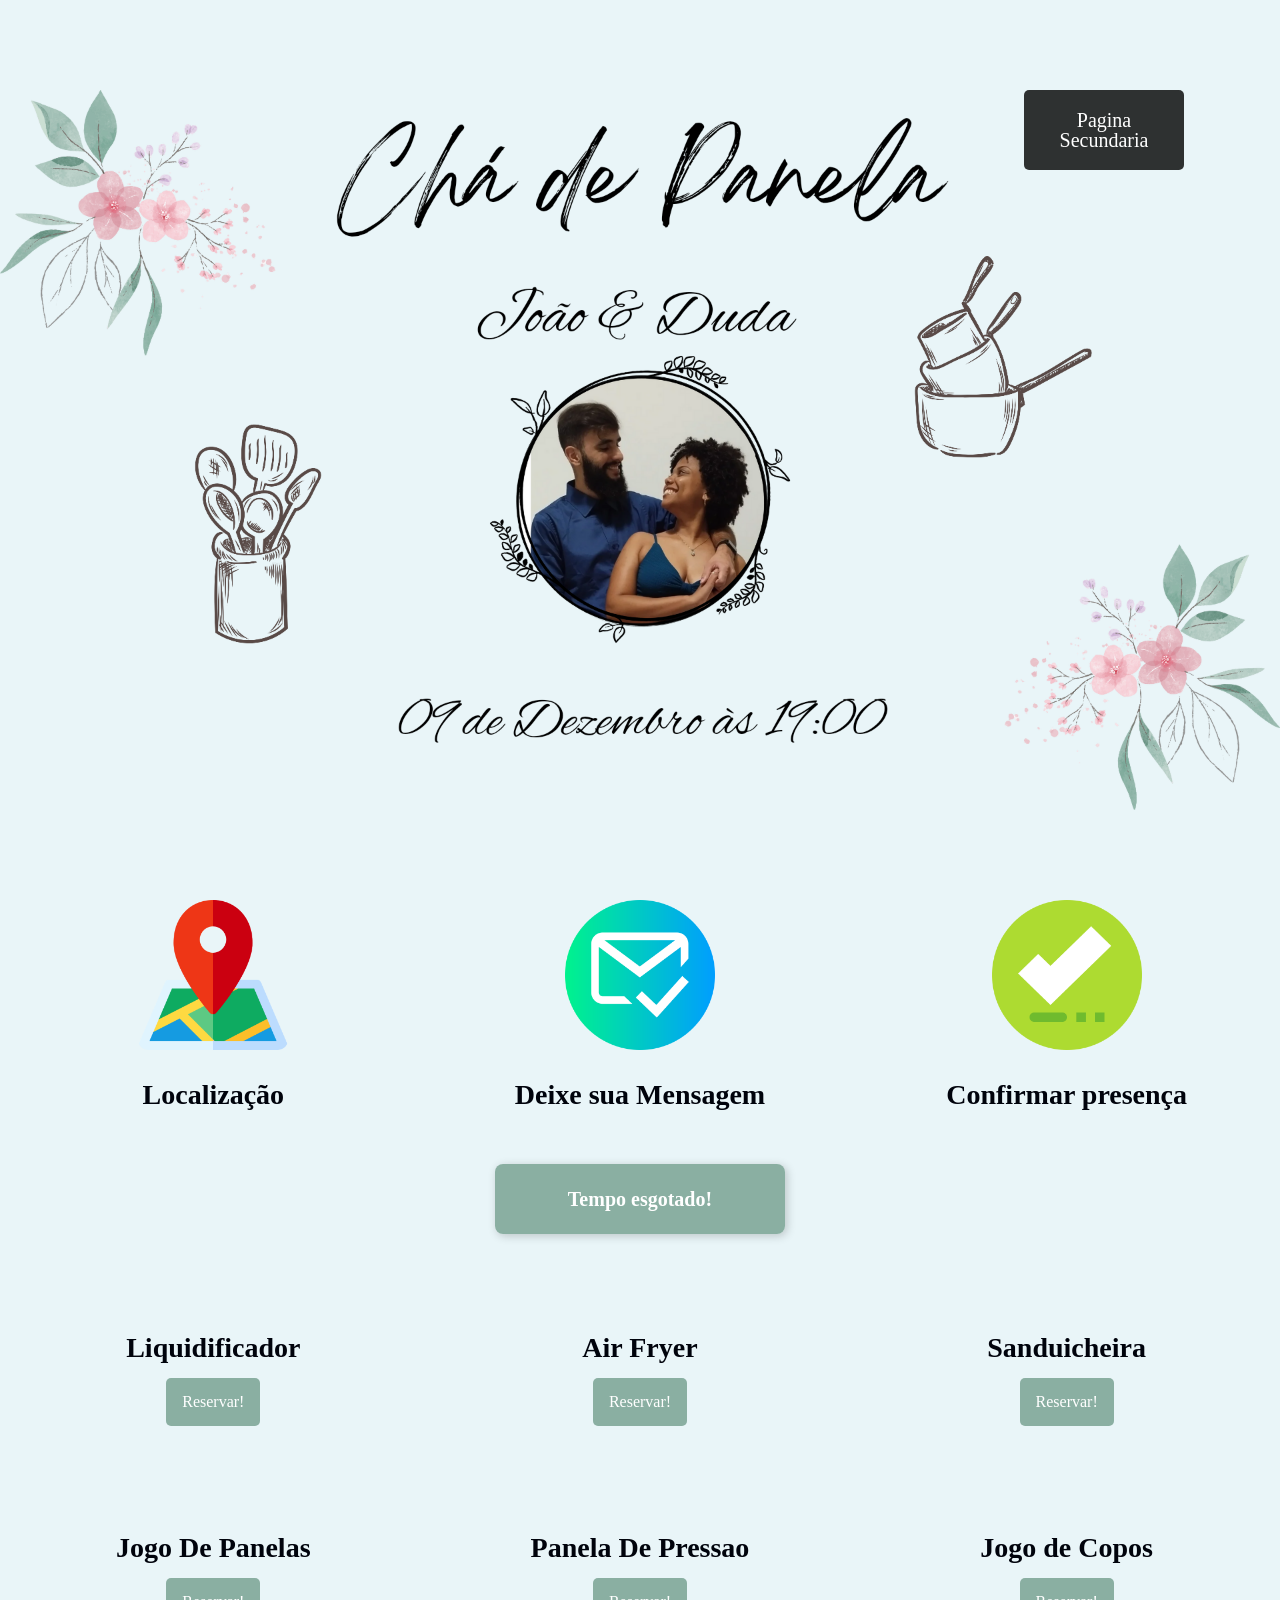
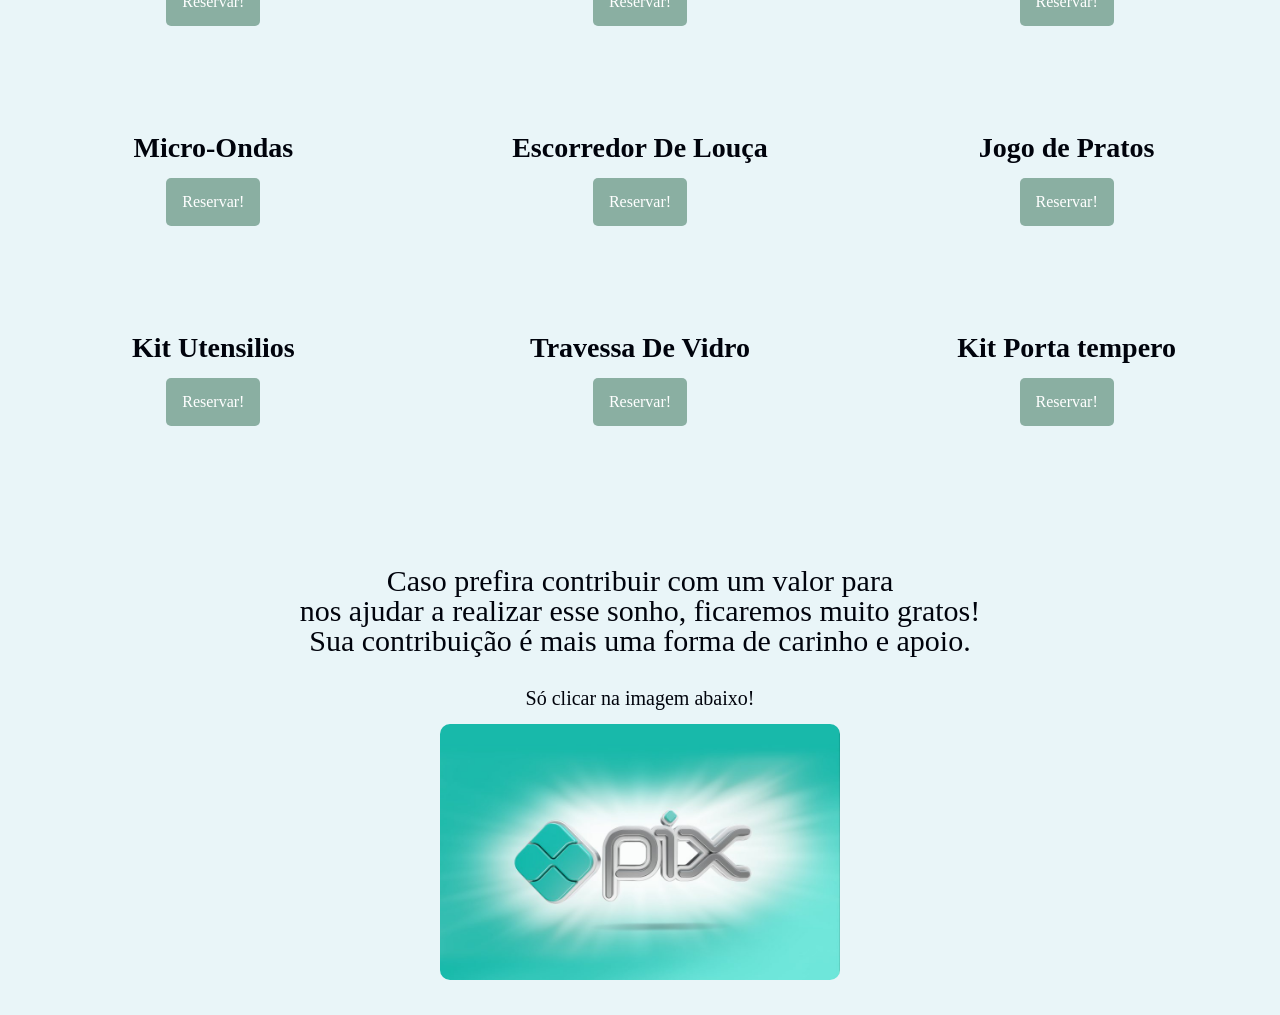
<file: index.html>
<!DOCTYPE html>
<html>

<head>
    <title>Joao & Duda - Lista</title>
    <meta charset="UTF-8">
    <meta name="viewport" content="width=device-width, initial-scale=1">
    <link rel="stylesheet" href="css/index.css">
    <link rel="stylesheet" href="css/reset.css">
    <link rel="preconnect" href="https://fonts.googleapis.com">
    <link rel="preconnect" href="https://fonts.gstatic.com" crossorigin>
    <link href="https://fonts.googleapis.com/css2?family=Inter:wght@400;700&display=swap" rel="stylesheet">
    <script src="js/contador.js"></script>
</head>

<body>
    <!--
    <section class="container_links">
        <a target="_blank" href="https://maps.app.goo.gl/PjCHYqWU3B3oJsFK9" class="links">Localização</a>
        <a href="" class="links">Confirmar sua Presença</a>
        <a href="mensagem.html" class="links">Deixe sua Mensagem</a>
    </section>-->
    <section class="container_principal">
      <a href="teste.html" class="container__botaoLogin">Pagina Secundaria</a>
        <!-- <a href="cadastro.html" class="container__botaoCadastro">Cadastrar - se</a> -->
    </section>

    <section class="icones_grid">
            
            <div class="icones_grid3">
            <a href="https://maps.app.goo.gl/PjCHYqWU3B3oJsFK9" target="_blank"><img src="img/mapa.png" alt="Localizacao" class="icone_imagem"></a>
            <h1 class="icones_imagem icones_grid2 icones_principal">Localização</h1>
            </div>
            <div class="icones_grid3">
            <a href="mensagem.html" target="_blank"><img src="img/mensagem-recebida.png" alt="Mensagem" class="icone_imagem"></a>
            <h1 class="icones_imagem icones_grid2 icones_principal">Deixe sua Mensagem</h1>
            </div>
            <div class="icones_grid3">
            <a href="mensagem.html" target="_blank"><img src="img/verifica.png" alt="Localizacao" class="icone_imagem"></a>
            <h1 class="icones_imagem icones_grid2 icones_principal">Confirmar presença</h1>
            </div>
    </section>
    <br><br>
    <p class="contador" id="contador">Carregando....</p>
    
    <section class="container__secundario">
        <div class="tamanho__grid">
            <!-- <a href="https://www.mercadolivre.com.br/liquidificador-ph900-com-12-velocidades-e-pulsar-potncia-de-1200w-cor-preto-philco-127v/p/MLB15578941?attributes=COLOR:Preto" 
                target="_blank"><img src="img/liquidficador.png" alt="Um monitor e um celular com o alura plus aberto"
                    class="secundario__imagem imagem"></a>
            <h2 class="descricao__texto"> -->
                <a target="_blank" class="descricao__texto">Liquidificador</a></h2> 
          <!--  <p class="container__aviso2">*Clique acima para visitar o site sugerido.</p> -->
            <br>
            <a target="_blank" href="https://wa.me/5534996920066/?text=Ol%C3%A1,%20Gostaria%20de%20reservar%20esse%20presente%20-%20Liquidificador."
                class="container__botao secundario__botao">Reservar!</a>
        </div>
        <div class="tamanho__grid">
          <!--  <a href="https://www.mercadolivre.com.br/fritadeira-sem-oleo-air-fryer-4l-mondial-preto-1500w-afn-40-bft/p/MLB22530387?attributes=VOLTAGE:127V,COLOR:Preto"
                target="_blank">
                <img src="img/airfryer.png" alt="Um monitor e um celular com o alura plus aberto"
                    class="secundario__imagem imagem"></a>
            <h2 class="descricao__texto"> --> 
                <a target="_blank" class="descricao__texto">Air Fryer</a></h2>
           <!-- <p class="container__aviso2">*Clique acima para visitar o site sugerido.</p> -->
            <br>
            <a target="_blank" href="https://wa.me/5534996920066/?text=Ol%C3%A1,%20Gostaria%20de%20reservar%20esse%20presente%20(Air%20Fryer)."
                class="container__botao secundario__botao">Reservar!</a>
        </div>
        <div class="tamanho__grid">
           <!-- <a href="https://www.mercadolivre.com.br/misteira-sanduicheira-multilaser-gourmet-mini-grill-tostequeira-chapa-dupla-750w-220v-preto/p/MLB22504014?attributes=VOLTAGE:220V,COLOR:Preto"
                target="_blank"><img src="img/sandui.png" alt="Um monitor e um celular com o alura plus aberto"
                    class="secundario__imagem imagem"></a>
            <h2 class="descricao__texto">  -->
                <a target="_blank" class="descricao__texto">Sanduicheira</a></h2>
           <!-- <p class="container__aviso2">*Clique acima para visitar o site sugerido.</p> -->
            <br>
            <a target="_blank" href="https://wa.me/5534996920066/?text=Ol%C3%A1,%20Gostaria%20de%20reservar%20esse%20presente%20(Sanduicheira)."
                class="container__botao secundario__botao">Reservar!</a>

        </div>
        <!-- Segunda Linha-->
        <div class="tamanho__grid">
          <!--  <a target="_blank"
                href="https://produto.mercadolivre.com.br/MLB-5070539054-jogo-de-panelas-5-pecas-ceramic-life-botanika-verde-brinox-_JM"><img
                    src="img/panelas.png" alt="Um monitor e um celular com o alura plus aberto"
                    class="secundario__imagem imagem"></a>
            <h2 class="descricao__texto"> -->
                <a class="descricao__texto">Jogo De Panelas</a></h2>
           <!-- <p class="container__aviso2">*Clique acima para visitar o site sugerido.</p> -->
            <br>
            <a target="_blank" href="https://wa.me/5534996920066/?text=Ol%C3%A1,%20Gostaria%20de%20reservar%20esse%20presente%20(Jogo%20de%20Panelas)."
                class="container__botao secundario__botao">Reservar!</a>
        </div>
        <div class="tamanho__grid">
           <!-- <a target="_blank"
                href="https://www.mercadolivre.com.br/panela-de-pressao-antiaderente-45-l-fechamento-externo/p/MLB26741388"><img
                    src="img/panelapressao.png" alt="Placa de video" class="secundario__imagem imagem"></a>
            <h2 class="descricao__texto"> -->
                <a class="descricao__texto">Panela De Pressao</a></h2>
           <!-- <p class="container__aviso2">*Clique acima para visitar o site sugerido.</p> -->
            <br>
            <a target="_blank" href="https://wa.me/5534996920066/?text=Ol%C3%A1,%20Gostaria%20de%20reservar%20esse%20presente%20(Panela%20de%20Pressao)."
                class="container__botao secundario__botao">Reservar!</a>
        </div>
        <div class="tamanho__grid">
          <!--  <a href="https://www.mercadolivre.com.br/jogo-6-copos-altos-de-vidro-lapidado-laradore-dublin-390ml/p/MLB43761599"
                target="_blank"><img src="img/jogocopos2.png" alt="Um monitor e um celular com o alura plus aberto"
                    class="secundario__imagem imagem"></a>
            <h2 class="descricao__texto"> -->
                <a class="descricao__texto">Jogo de Copos</a></h2>
           <!-- <p class="container__aviso2">*Clique acima para visitar o site sugerido.</p> -->
            <br>
            <a target="_blank" href="https://wa.me/5534996920066/?text=Ol%C3%A1,%20Gostaria%20de%20reservar%20esse%20presente%20(Jogo%20de%20Copos)."
                class="container__botao secundario__botao">Reservar!</a>
        </div>

        <div class="tamanho__grid">
            <!-- <a href="https://m.magazineluiza.com.br/micro-ondas-25l-philco-funcao-tira-odor-1100w-pm27/p/jb9f4kh469/ed/mond/?partner_id=64853&utm_source=pdp_desk&utm_medium=share"
                target="_blank"><img src="img/microondas.png" alt="Um monitor e um celular com o alura plus aberto"
                    class="secundario__imagem imagem"></a>
            <h2 class="descricao__texto"> -->
                <a class="descricao__texto">Micro-Ondas</a></h2>
           <!-- <p class="container__aviso2">*Clique acima para visitar o site sugerido.</p> -->
            <br>
            <a target="_blank" href="https://wa.me/5534996920066/?text=Ol%C3%A1,%20Gostaria%20de%20reservar%20esse%20presente%20(Micro-Ondas)."
                class="container__botao secundario__botao">Reservar!</a>
        </div>
        <div class="tamanho__grid">
            <!-- <a href="https://produto.mercadolivre.com.br/MLB-3284176106-escorredor-de-louca-pratos-talheres-inox-cozinha-duplo-_JM?attributes=COLOR_SECONDARY_COLOR:UHJhdGVhZG8="
                target="_blank">
                <img src="img/escorredor.png" alt="Um monitor e um celular com o alura plus aberto"
                    class="secundario__imagem imagem"></a>
            <h2 class="descricao__texto"> -->
                <a class="descricao__texto">Escorredor De Louça</a></h2>
            <!-- <p class="container__aviso2">*Clique acima para visitar o site sugerido.</p> -->
             <br>
            <a target="_blank" href="https://wa.me/5534996920066/?text=Ol%C3%A1,%20Gostaria%20de%20reservar%20esse%20presente%20(Escorredor%20de%20Lou%C3%A7a)."
                class="container__botao secundario__botao">Reservar!</a>
        </div>
        <div class="tamanho__grid">
            <!-- <a target="_blank"
                href="https://www.mercadolivre.com.br/jogo-c-6-pratos-fundo-diamante-duralex-22cm-vidro-nadir/p/MLB29472428#polycard_client=search-nordic&searchVariation=MLB29472428&wid=MLB3715692933&position=6&search_layout=grid&type=product&tracking_id=bd204901-4751-4a48-aa10-c7506e6bb825&sid=search">
                <img src="img/pratos.png" alt="Um monitor e um celular com o alura plus aberto"
                    class="secundario__imagem imagem"></a>
            <h2 class="descricao__texto"> -->
                <a class="descricao__texto">Jogo de Pratos</a></h2>
            <!-- <p class="container__aviso2">*Clique acima para visitar o site sugerido.</p> -->
             <br>
            <a target="_blank" href="https://wa.me/5534996920066/?text=Ol%C3%A1,%20Gostaria%20de%20reservar%20esse%20presente%20(Jogo%20de%20Pratos)."
                class="container__botao secundario__botao">Reservar!</a>
        </div>

        <div class="tamanho__grid">
            <!--<a href="https://shopee.com.br/product/1230128115/23193136379?d_id=93b3f&uls_trackid=51p0c4nv006h&utm_content=3XpjN2xH9G8HSMJmvgNKju9SbfkB"
                target="_blank"><img src="img/kitutensilios.png" alt="Um monitor e um celular com o alura plus aberto"
                    class="secundario__imagem imagem"></a>
            <h2 class="descricao__texto"> -->
                <a class="descricao__texto">Kit Utensilios</a></h2>
            <!-- <p class="container__aviso2">*Clique acima para visitar o site sugerido.</p> -->
             <br>
            <a target="_blank" href="https://wa.me/5534996920066/?text=Ol%C3%A1,%20Gostaria%20de%20reservar%20esse%20presente%20(Kit%20Utensilios)."
                class="container__botao secundario__botao">Reservar!</a>
        </div>
        <div class="tamanho__grid">
            <!--  <a href="https://br.shp.ee/xbBDWKX" target="_blank">
                <img src="img/TravessaDeVidro.png" alt="Um monitor e um celular com o alura plus aberto"
                    class="secundario__imagem imagem"></a>
            <h2 class="descricao__texto"> -->
                <a class="descricao__texto">Travessa De Vidro</a></h2>
            <!-- <p class="container__aviso2">*Clique acima para visitar o site sugerido.</p> -->
             <br>
            <a target="_blank" href="https://wa.me/5534996920066/?text=Ol%C3%A1,%20Gostaria%20de%20reservar%20esse%20presente%20(Kit%20Utensilios)." class="container__botao secundario__botao">Reservar!</a>
        </div>
        <div class="tamanho__grid">
            <!-- <a target="_blank"
                href="https://www.mercadolivre.com.br/kit-porta-tempero-giratorio-em-aco-inox-12-potes-vidro-futuro-casa-fuy428/p/MLB22873725?pdp_filters=item_id:MLB4912911626#is_advertising=true&searchVariation=MLB22873725&position=1&search_layout=grid&type=pad&tracking_id=49290029-f75b-42ae-8bc1-0940d47e74ca&is_advertising=true&ad_domain=VQCATCORE_LST&ad_position=1&ad_click_id=NmUwMWI2NDctN2VlNC00ZWVlLTlmMzEtYzM3MGE3M2VlMjAy">
                <img src="img/portatempero.png" alt="Um monitor e um celular com o alura plus aberto"
                    class="secundario__imagem imagem"></a>
            <h2 class="descricao__texto"> -->
                <a target="_blank" class="descricao__texto">Kit Porta tempero</a></h2>
            <!-- <p class="container__aviso2">*Clique acima para visitar o site sugerido.</p> -->
             <br>
            <a target="_blank" href="https://wa.me/5534996920066/?text=Ol%C3%A1,%20Gostaria%20de%20reservar%20esse%20presente%20(Kit%20Utensilios)." class="container__botao secundario__botao">Reservar!</a>
        </div>
    </section>

    <section class="dispositivos">
        <h2 class="dispositivos__titulo">Caso prefira contribuir com um valor para<br>nos ajudar a realizar esse sonho,
            ficaremos muito gratos!<br>Sua contribuição é mais uma forma de carinho e apoio.</h2>
        <br><br>
        <h2 class="titulo_pix">Só clicar na imagem abaixo!</h2>
        <br>
        <a target="_blank" href="https://nubank.com.br/cobrar/53oyr/678a7b1a-8abd-464e-a67c-95702321c980"><img
                src="img/pix.png" class="imagem_pix"></a>
        <br><br>
    </section>

</body>

</html>
</file>
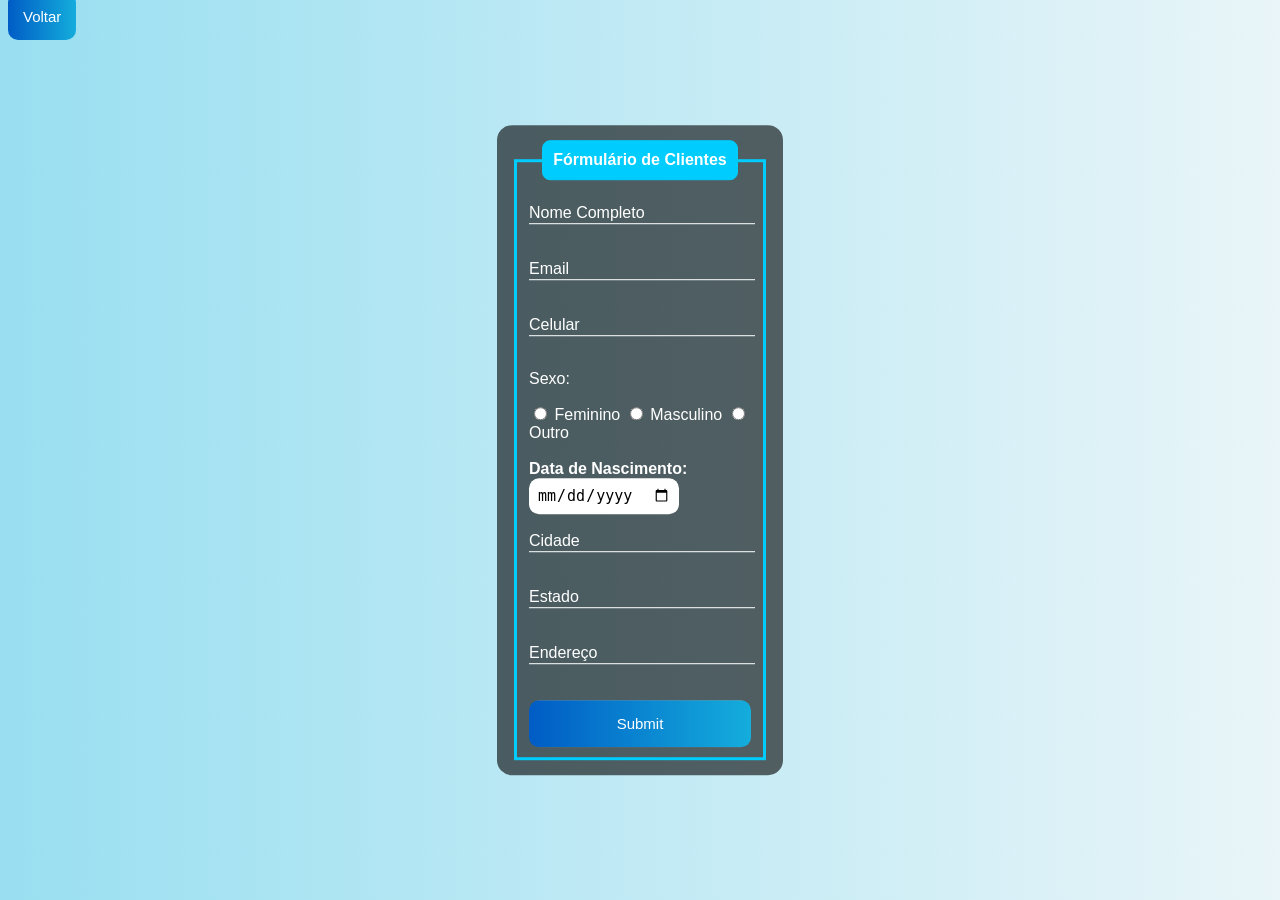
<file: cadastro.html>
<!DOCTYPE html>
<html>
    <head>
        <title>Cadastro</title>
        <style>

        </style>
        <meta charset="UTF-8">
        <meta name="viewport" content="width=device-width, initial-scale=1">
        <link rel="stylesheet" href="css/cadastro.css">
        <link rel="preconnect" href="https://fonts.googleapis.com">
        <link rel="preconnect" href="https://fonts.gstatic.com" crossorigin>
        <link href="https://fonts.googleapis.com/css2?family=Inter:wght@400;700&display=swap" rel="stylesheet">
    </head>

    <body>
        <div class="box">
            <form action="">
                <fieldset>
                    <legend><b>Fórmulário de Clientes</b></legend>
                    <br>
                    <div class="inputBox">
                        <input type="text" name="nome" id="nome" class="inputUser" required>
                        <label for="nome" class="labelInput">Nome Completo</label>
                    </div>
                    <br><br>
                    <div class="inputBox">
                        <input type="text" name="email" id="email" class="inputUser" required>
                        <label for="email" class="labelInput">Email</label>
                    </div>
                    <br><br>
                    <div class="inputBox">
                        <input type="tel" name="celular" id="celular" class="inputUser" required>
                        <label for="celular" class="labelInput">Celular</label>
                    </div>
                    <br>
                    <p>Sexo:</p>
                    <input type="radio" id="feminino" name="genero" value="feminino" required>
                    <label for="feminino">Feminino</label>
                    <input type="radio" id="masculino" name="genero" value="masculino" required>
                    <label for="masculino">Masculino</label>
                    <input type="radio" id="outro" name="genero" value="outro" required>
                    <label for="outro">Outro</label>
                    <br><br>

                        <label for="data_nascimento"><b>Data de Nascimento:</b></label>
                        <input type="date" name="data_nascimento" id="data_nascimento" required>

                    <br><br>
                    <div class="inputBox">
                        <input type="text" name="cidade" id="cidade" class="inputUser" required>
                        <label for="cidade" class="labelInput">Cidade</label>
                    </div>
                    <br><br>
                    <div class="inputBox">
                        <input type="text" name="estado" id="estado" class="inputUser" required>
                        <label for="estado" class="labelInput">Estado</label>
                    </div>
                    <br><br>
                    <div class="inputBox">
                        <input type="text" name="endereco" id="endereco" class="inputUser" required>
                        <label for="endereco" class="labelInput">Endereço</label>
                    </div>
                    <br><br>
                    <input type="submit" name="submit" id="submit">
                    
                </fieldset>
                
            </form>
            
        </div>
        
        <a href="index.html" class="container__botaoLogin">Voltar</a>
        
    </body>
</html>
</file>
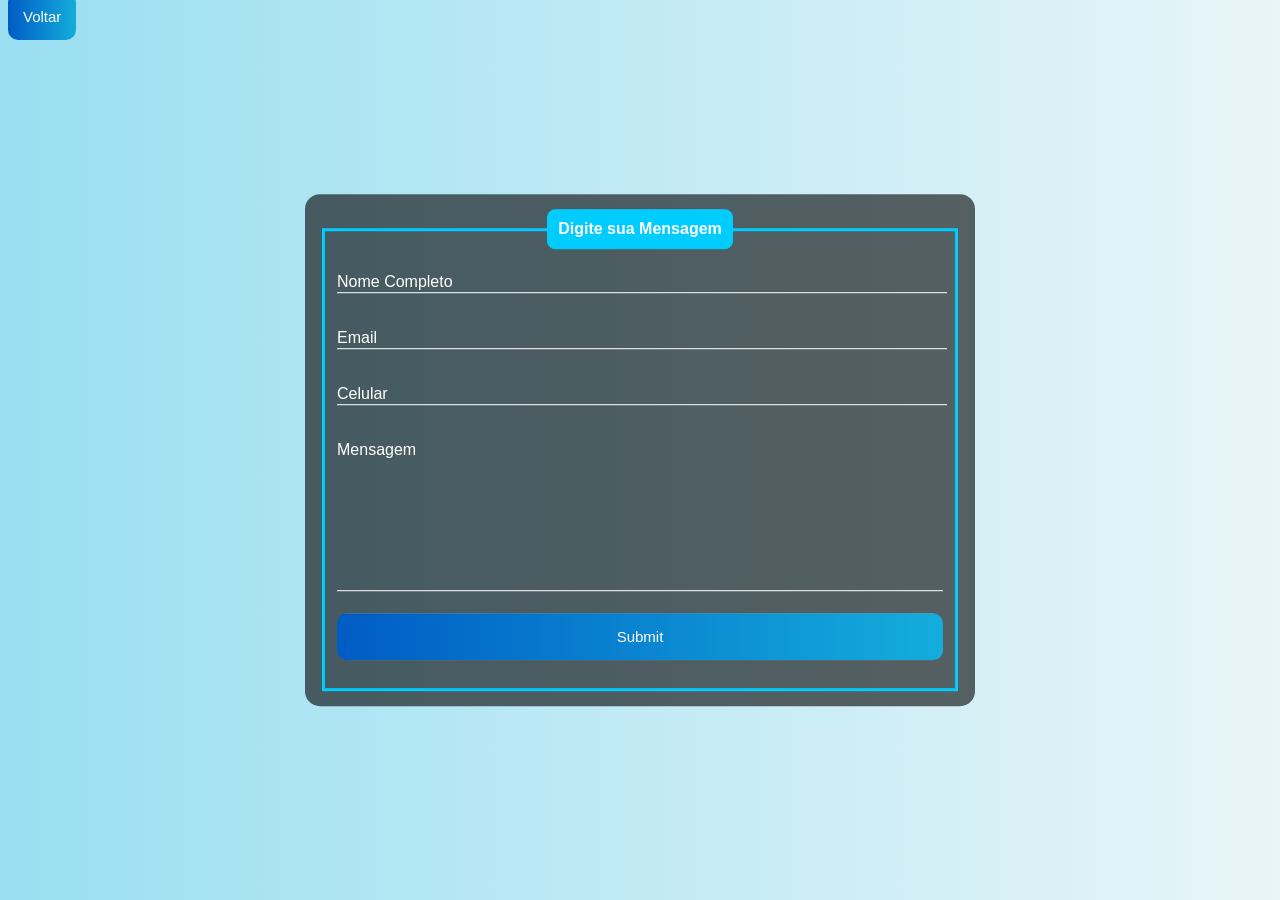
<file: mensagem.html>
<!DOCTYPE html>
<html>
    <head>
        <title>Cadastro</title>
        <style>

        </style>
        <meta charset="UTF-8">
        <meta name="viewport" content="width=device-width, initial-scale=1">
        <link rel="stylesheet" href="css/mensagem.css">
        <link rel="preconnect" href="https://fonts.googleapis.com">
        <link rel="preconnect" href="https://fonts.gstatic.com" crossorigin>
        <link href="https://fonts.googleapis.com/css2?family=Inter:wght@400;700&display=swap" rel="stylesheet">
    </head>

    <body>
        <div class="box">
            <form action="">
                <fieldset>
                    <legend><b>Digite sua Mensagem</b></legend>
                    <br>
                    <div class="inputBox">
                        <input type="text" name="nome" id="nome" class="inputUser" required>
                        <label for="nome" class="labelInput">Nome Completo</label>
                    </div>
                    <br><br>
                    <div class="inputBox">
                        <input type="text" name="email" id="email" class="inputUser" required>
                        <label for="email" class="labelInput">Email</label>
                    </div>
                    <br><br>
                    <div class="inputBox">
                        <input type="tel" name="celular" id="celular" class="inputUser" required>
                        <label for="celular" class="labelInput">Celular</label>
                    </div>
                    <br><br>
                    <div class="inputBox2">
                        <textarea name="endereco" id="endereco" class="inputUser2" required></textarea>
                        <label for="endereco" class="labelInput2">Mensagem</label>
                    </div>
                    <br>
                    <input type="submit" name="submit" id="submit">
                    <br><br>
                </fieldset>
            </form>
        </div>
 
        <a href="index.html" class="container__botaoLogin">Voltar</a>
        
    </body>
</html>
</file>
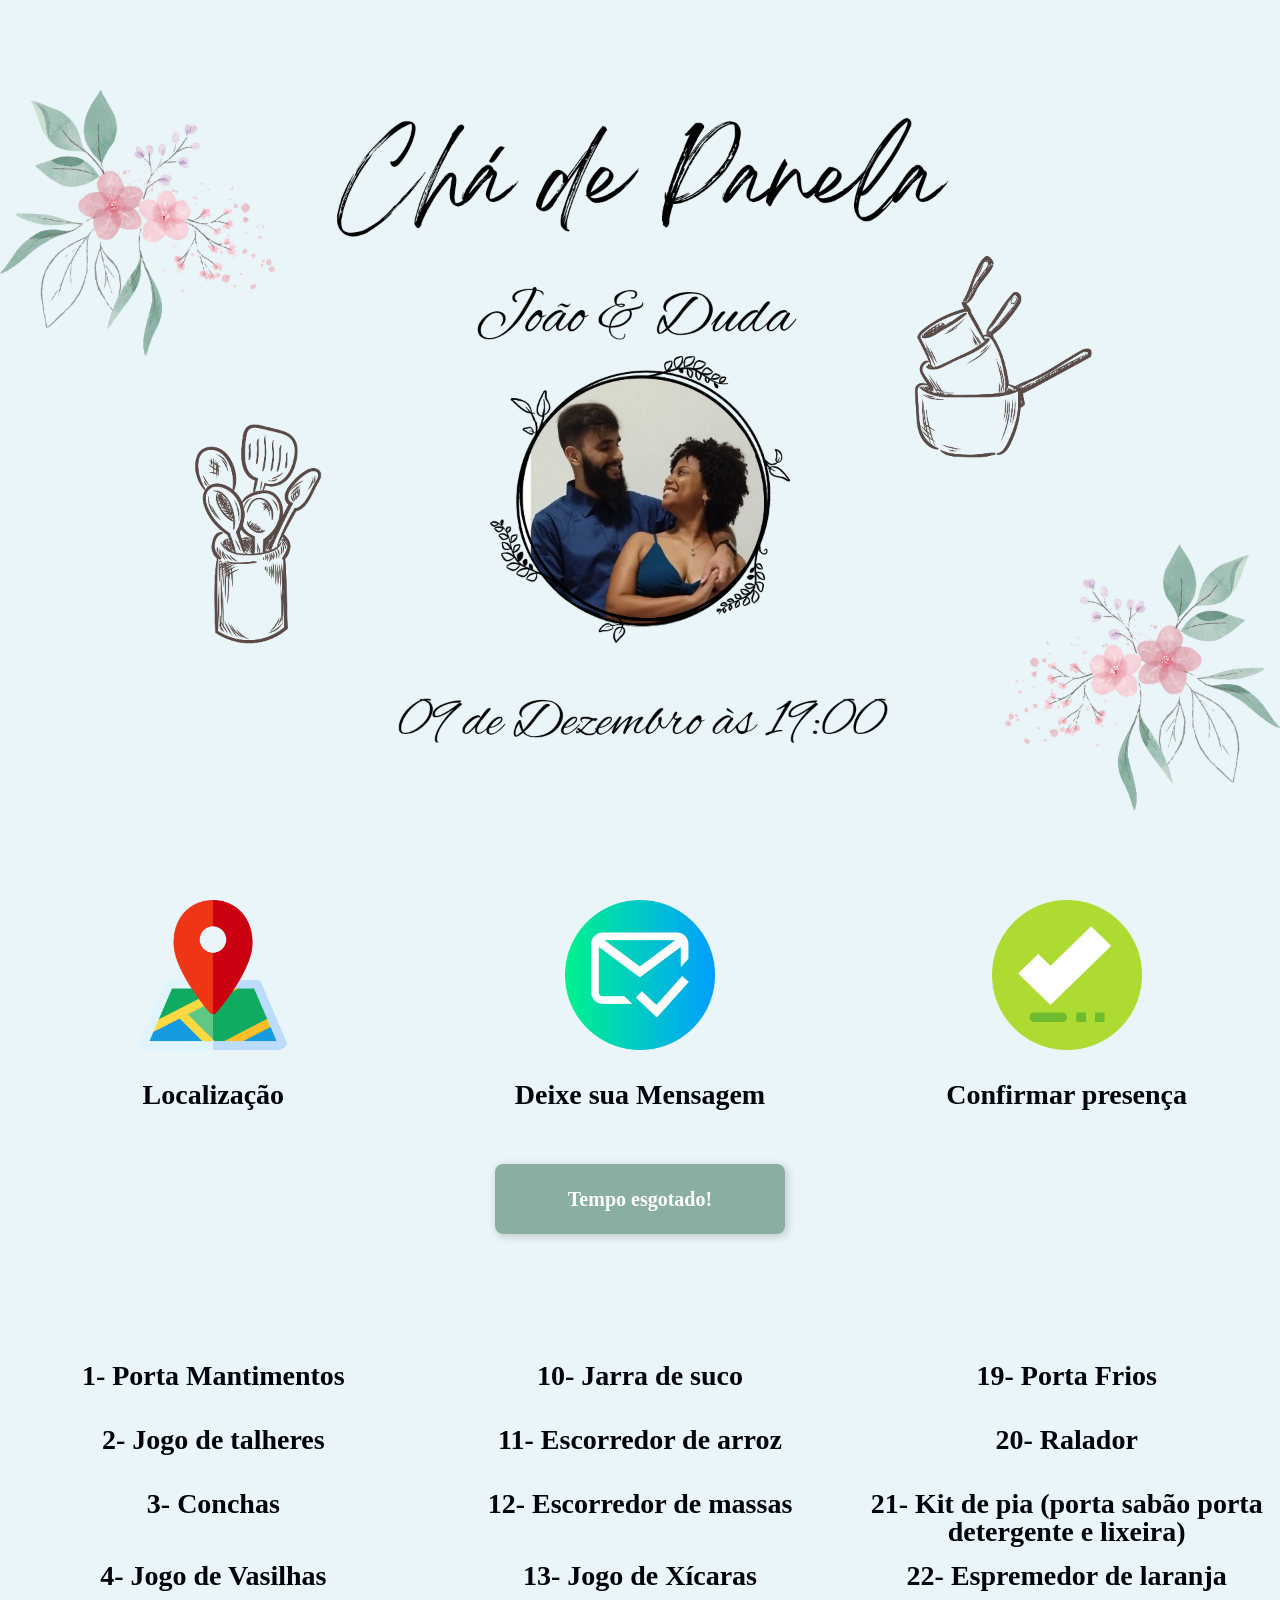
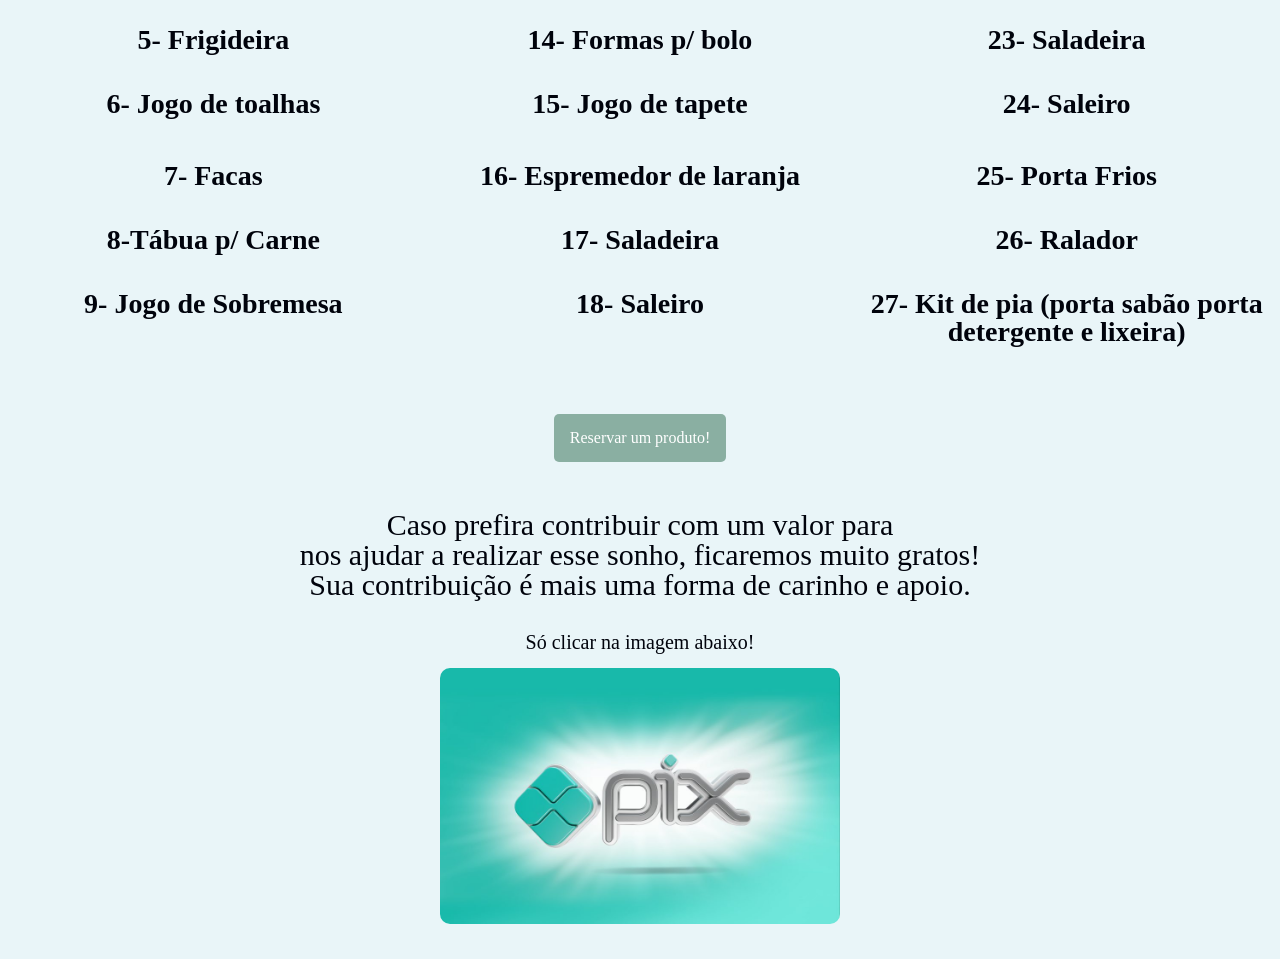
<file: teste.html>
<!DOCTYPE html>
<html>

<head>
    <title>Joao & Duda - Lista</title>
    <meta charset="UTF-8">
    <meta name="viewport" content="width=device-width, initial-scale=1">
    <link rel="stylesheet" href="css/teste.css">
    <link rel="stylesheet" href="css/reset.css">
    <link rel="preconnect" href="https://fonts.googleapis.com">
    <link rel="preconnect" href="https://fonts.gstatic.com" crossorigin>
    <link href="https://fonts.googleapis.com/css2?family=Inter:wght@400;700&display=swap" rel="stylesheet">
    <script src="js/contador.js"></script>
</head>

<body>
    <!--
    <section class="container_links">
        <a target="_blank" href="https://maps.app.goo.gl/PjCHYqWU3B3oJsFK9" class="links">Localização</a>
        <a href="" class="links">Confirmar sua Presença</a>
        <a href="mensagem.html" class="links">Deixe sua Mensagem</a>
    </section>-->
    <section class="container_principal">
      <!--  <a href="login.html" class="container__botaoLogin">Fazer Login!</a>
        <a href="cadastro.html" class="container__botaoCadastro">Cadastrar - se</a> secundario__imagem imagem-->
    </section>

    <section class="icones_grid">
            
            <div class="icones_grid3">
            <a href="https://maps.app.goo.gl/PjCHYqWU3B3oJsFK9" target="_blank"><img src="img/mapa.png" alt="Localizacao" class="icone_imagem"></a>
            <h1 class="icones_imagem icones_grid2 icones_principal">Localização</h1>
            </div>
            <div class="icones_grid3">
            <a href="mensagem.html" target="_blank"><img src="img/mensagem-recebida.png" alt="Mensagem" class="icone_imagem"></a>
            <h1 class="icones_imagem icones_grid2 icones_principal">Deixe sua Mensagem</h1>
            </div>
            <div class="icones_grid3">
            <a href="mensagem.html" target="_blank"><img src="img/verifica.png" alt="Localizacao" class="icone_imagem"></a>
            <h1 class="icones_imagem icones_grid2 icones_principal">Confirmar presença</h1>
            </div>
    </section>
    <br><br>
    <p class="contador" id="contador">Carregando....</p>

    <section class="container__secundario">
        <div class="tamanho__grid">
            <h1 class="icones_imagem icones_grid2 icones_principal">1- Porta Mantimentos</h1>
            <h1 class="icones_imagem icones_grid2 icones_principal">2- Jogo de talheres</h1>
            <h1 class="icones_imagem icones_grid2 icones_principal">3- Conchas</h1>
            </div>
            <div class="tamanho__grid">
            <h1 class="icones_imagem icones_grid2 icones_principal">10- Jarra de suco<h1>
            <h1 class="icones_imagem icones_grid2 icones_principal">11- Escorredor de arroz<h1>
            <h1 class="icones_imagem icones_grid2 icones_principal">12- Escorredor de massas<h1>
            </div>
            <div class="tamanho__grid">
            <h1 class="icones_imagem icones_grid2 icones_principal">19- Porta Frios<h1>
            <h1 class="icones_imagem icones_grid2 icones_principal">20- Ralador<h1>
            <h1 class="icones_imagem icones_grid2 icones_principal">21- Kit de pia (porta sabão porta detergente e lixeira)<h1>
            </div>    
            <div class="tamanho__grid">
            <h1 class="icones_imagem icones_grid2 icones_principal">4- Jogo de Vasilhas</h1>
            <h1 class="icones_imagem icones_grid2 icones_principal">5- Frigideira</h1>
            <h1 class="icones_imagem icones_grid2 icones_principal">6- Jogo de toalhas<h1>
            </div>
            <div class="tamanho__grid">
            <h1 class="icones_imagem icones_grid2 icones_principal">13- Jogo de Xícaras<h1>
            <h1 class="icones_imagem icones_grid2 icones_principal">14- Formas p/ bolo<h1>
            <h1 class="icones_imagem icones_grid2 icones_principal">15- Jogo de tapete<h1>
            </div>
            <div class="tamanho__grid">
            <h1 class="icones_imagem icones_grid2 icones_principal">22- Espremedor de laranja<h1>
            <h1 class="icones_imagem icones_grid2 icones_principal">23- Saladeira<h1>
            <h1 class="icones_imagem icones_grid2 icones_principal">24- Saleiro<h1>
            </div>
            <div class="tamanho__grid">
            <h1 class="icones_imagem icones_grid2 icones_principal">7- Facas<h1>
            <h1 class="icones_imagem icones_grid2 icones_principal">8-Tábua p/ Carne<h1>
            <h1 class="icones_imagem icones_grid2 icones_principal">9- Jogo de Sobremesa<h1>
            </div>
            <div class="tamanho__grid">
            <h1 class="icones_imagem icones_grid2 icones_principal">16- Espremedor de laranja<h1>
            <h1 class="icones_imagem icones_grid2 icones_principal">17- Saladeira<h1>
            <h1 class="icones_imagem icones_grid2 icones_principal">18- Saleiro<h1>
            </div>
            <div class="tamanho__grid">
            <h1 class="icones_imagem icones_grid2 icones_principal">25- Porta Frios<h1>
            <h1 class="icones_imagem icones_grid2 icones_principal">26- Ralador<h1>
            <h1 class="icones_imagem icones_grid2 icones_principal">27- Kit de pia (porta sabão porta detergente e lixeira)<h1>
            </div>
    </section>
    <br><br>

        <div class="resevar">
        <a target="_blank" href="https://wa.me/5534996920066/?text=Ol%C3%A1,%20Gostaria%20de%20reservar%20esse%20presente%20-%20Liquidificador."
        class="container__botao secundario__botao">Reservar um produto!</a>
        </div>

    <br><br>
    <section class="dispositivos">
        <h2 class="dispositivos__titulo">Caso prefira contribuir com um valor para<br>nos ajudar a realizar esse sonho,
            ficaremos muito gratos!<br>Sua contribuição é mais uma forma de carinho e apoio.</h2>
        <br><br>
        <h2 class="titulo_pix">Só clicar na imagem abaixo!</h2>
        <br>
        <a target="_blank" href="https://nubank.com.br/cobrar/53oyr/678a7b1a-8abd-464e-a67c-95702321c980"><img
                src="img/pix.png" class="imagem_pix"></a>
        <br><br>
    </section>

</body>

</html>
</file>
<file: css/index.css>
:root {
    --branco-principal: #FFFFFF;
    --branco--gelo: #ffffffdf;
    --cinza-secundario: #C0C0C0;
    --botao-azul: #167BF7;
    --cor-de-fundo: #00030C;
    --cor-de-fundo-padrao: #e9f5f8;
    --fonte-principal: 'Inter';
    --botao-efeito-colorido: #0eddf4;
    --cor-Nova-botao: #E19276;
}


body {
    background-color: var(--cor-de-fundo);
    color: var(--cor-de-fundo);
    background: linear-gradient(to bottom, #e9f5f8, #e9f5f8, #e9f5f8);
    font-family: var(--fonte-principal);
    font-size: 16px;
    font-weight: 400;
}

* {
    margin: 0;
    padding: 0;
}
.links {
    background-color: rgba(246, 6, 6, 0);
    border-radius: 5px;
    border-bottom: solid black;
    padding: 1em;
    padding-bottom: 6px;
    color: var(--cor-de-fundo);
    text-decoration: none;
    transition: all 0.3s ease;
    display: flex;
    justify-content: center;
}
.container_links {
    display: flex;
    justify-content: center;
    align-items: center;
    gap: 5em;
}

.container_principal {
    background-image: url('/img/chapanela1920.png');
    background-size: contain;
    background-repeat: no-repeat;
    background-position: center;
    height: 100vh;

}
.icones_imagem {
    object-fit: contain; /* Mantém a proporção da imagem */
    transition: transform 0.4s ease, box-shadow 0.3s ease; /* Transição suave */
    border-radius: 10px; /* Borda arredondada opcional */
    width: 400px;
    height: 350px;
    }
.icones_grid2 {
    width: 100%;
}

.icones_grid {
    display: grid;
    text-align: center;
    justify-items: center;
    grid-template-columns:auto auto auto;
    margin-bottom: 2em;
}

.icones_grid3 {
    width: 300px;
    height: 200px;
}


.icones_principal {
    color: var(--cor-de-fundo);
    font-size: 28px;
    font-weight: 700;
    margin-top: 1em;
    margin-bottom: 1px;
    height: 36px;
    text-decoration: none;
    transition: all 0.3s ease;
}

.nomes_icones {
    color: var(--cor-de-fundo);
    font-size: 28px;
    font-weight: 700;
    margin-top: 1em;
    margin-bottom: 1px;
    height: 36px;
    text-decoration: none;
    transition: all 0.3s ease;

}

.icone_imagem {
    transition: transform 0.4s ease, box-shadow 0.3s ease; /* Transição suave */
    border-radius: 10px; /* Borda arredondada opcional */
    width: 150px;
    height: 150px;
}

.contador {
    font-size: 20px;
    font-weight: bold;
    color: #ffffff;
    background: linear-gradient(45deg, #8aafa2, #8aafa2);
    padding: 10px 20px;
    border-radius: 8px;
    text-align: center;
    display: flex; /* Habilita o flexbox */
    justify-content: center; /* Centraliza horizontalmente */
    align-items: center; /* Centraliza verticalmente */
    height: 50px; /* Ajuste conforme necessário */
    width: 250px; /* Ajuste conforme necessário */
    margin: auto; /* Centraliza horizontalmente */
    box-shadow: 2px 2px 10px rgba(0, 0, 0, 0.2);
    margin-bottom: 5em;
}


.container__botaoLogin {
    position: absolute;
    top: 10%; /* 20% a partir do topo do contêiner */
    left: 80%; /* 30% a partir da esquerda */
    background-color: rgba(0, 0, 0, 0.8);
    border-radius: 5px;
    padding: 1em;
    color: var(--branco-principal);
    text-decoration: none;
    transition: all 0.5s ease;
    font-size: 20px;
    font-weight: 400;
    width: 6em;
    text-align: center;
}
.container__botaoCadastro {
    position: absolute;
    top: 10%; /* 20% a partir do topo do contêiner */
    left: 80%; /* 30% a partir da esquerda */
    background-color: rgba(0, 0, 0, 0.8);
    border-radius: 5px;
    padding: 1em;
    color: var(--branco-principal);
    text-decoration: none;
    margin-top: 4em;
    transition: all 0.5s ease;
    font-size: 20px;
    font-weight: 400;
    width: 6em;
    text-align: center;
}

.container__botaoLogin:hover {
    background-color: var(--botao-efeito-colorido);
    color: var(--cor-de-fundo);
    transform: scale(1.1); /* Aumenta o botão */
    box-shadow: 0 4px 15px rgb(5, 67, 238); /* Adiciona sombra */
}

.container__botaoCadastro:hover {
    background-color: var(--botao-efeito-colorido);
    color: var(--cor-de-fundo);
    transform: scale(1.0); /* Aumenta o botão */
    box-shadow: 0 4px 15px rgb(5, 67, 238); /* Adiciona sombra */
}

.container__botao {
    background-color: #8aafa2;
    border-radius: 5px;
    padding: 1em;
    color: var(--branco-principal);
    display: block;
    text-decoration: none;
    margin-bottom: 1em;
    transition: all 0.3s ease;
}
.container__botao:hover {
    background-color: var(--botao-efeito-colorido);
    color: var(--cor-de-fundo);
    transform: scale(1.2); /* Aumenta o botão */
    box-shadow: 0 4px 15px rgb(5, 67, 238); /* Adiciona sombra */
}

.tamanho-grid-botao {
    border: solid red;
}

.botao_secundario {
    background-color: transparent;
    border: 2px solid var(--branco-principal)
}

.container__aviso {
    font-size: 12px;
    color: var(--cor-de-fundo);
}

.container__aviso2 {
    font-size: 12px;
    color: var(--cor-de-fundo)
}


.container__secundario {
    display: grid;
    text-align: center;
    justify-items: center;
    grid-template-columns:auto auto auto;
    margin-bottom: 2em;
}



.descricao__titulo {
    font-weight: 700;
    font-size: 48px;
    color: var(--branco-principal);
    margin-bottom: 0.1em;
}

.descricao__texto {
    color: var(--cor-de-fundo);
    font-size: 28px;
    font-weight: 700;
    margin-top: 1em;
    margin-bottom: 1px;
    height: 36px;
    text-decoration: none;
    transition: all 0.3s ease;
}

.descricao__texto:hover {
    color: var(--cor-de-fundo);
    transition: all 0.3s ease;
    transform: scale(1.1); /* Aumenta o botão */
}

.descricao__texto2 {
    color: var(--cinza-secundario);
    font-size: 20px;
    font-weight: 700;
    margin-top: 20px;
    margin-bottom: 10px;
    height: 4em;
    text-decoration: none;
 
}

.secundario__botao {
    display: inline-block;
    margin-top: 1em;

}

.container__descricao {
    padding: 2em;
}
.dispositivos {
    display: flex;
    align-items: center;
    text-align: center;
    flex-direction: column;
}
.dispositivos__titulo {
    font-size: 30px;
    color: var(--cor-de-fundo);
}



.titulo_pix {
    font-size: 20px;
    color: var(--cor-de-fundo);
}

.lista__item {
    font-size: 32px;
    color: var(--cor-de-fundo);
    margin: 0em 1em 0em 1em;
}

.dispositivos__lista {
    display: flex;
    align-items: flex-end;
    justify-content: center;
    list-style-type: none;
    color: var(--branco-principal);
    margin: 2em 10em 2em 10em;
}

.rodape__logo {
    margin-bottom: 2em;
}

.rodape__lista {
    display: flex;
    justify-content: center;
    list-style-type: none;
    margin: 1em;
    margin-bottom: 2em;
    gap: 3em;   
}

.lista__link a {
    text-decoration: none;
    color: var(--branco-principal);
    margin-left: 1em;
}

.lista__link a:hover {
    color: var(--botao-azul);
}

.lista__link a:active {
    color: #fb081c;
}

.rodape__texto {
    margin: 1em 0;
    color: var(--cinza-secundario);
    font-size: 14px;
}

.rodape {
    text-align: center;
    margin: 5em 3em;
}

.secundario__imagem {
    width: 60%;
}

.imagem_pix {
    object-fit: cover; /* Mantém a proporção da imagem */
    transition: transform 0.4s ease, box-shadow 0.3s ease; /* Transição suave */
    border-radius: 10px; /* Borda arredondada opcional */
    width: 400px;
}

.imagem_pix:hover {
    transform: scale(1.1); /* Aumenta a imagem em 10% */
}

.imagemF {
    align-items: center;
}

.imagem {
    object-fit: contain; /* Mantém a proporção da imagem */
    transition: transform 0.4s ease, box-shadow 0.3s ease; /* Transição suave */
    border-radius: 10px; /* Borda arredondada opcional */
    width: 400px;
    height: 350px;
}

.imagem:hover {
    transform: scale(1.2); /* Aumenta a imagem em 10% */
}

.tamanho__grid {
    width: 400px;
    height: 200px;
}

@media (max-width: 1080px) {
    .container_principal {
        margin-top: 2em;
        height: 100vh;
    }

    .container__botaoLogin {
        padding: 1em;
        font-size: 15px;
        font-weight: 400;
        width: 6em;

    }
    .container__botaoCadastro {
        padding: 1em;
        font-size: 15px;
        font-weight: 400;
        width: 6em;
    }
    .descricao__texto {
        font-size: 24px;
    }
    
    .container__secundario {
        grid-template-columns:auto auto;
    }
    .container__botao {
        margin-top: 1em;
    }
}


/* Para telas menores que 830px (Ex: Tablets) */
@media (max-width: 820px) {
    .container_principal {
        margin-top: 0px;
        height: 80vh;
    }

    .container__botaoLogin {
        top: 8em;
        padding: 1em;
        font-size: 15px;
        font-weight: 400;
        width: 6em;

    }
    .container__botaoCadastro {
        top: 8em;
        padding: 1em;
        font-size: 15px;
        font-weight: 400;
        width: 6em;
    }
    .descricao__texto {
        font-size: 24px;
    }
    
    .container__secundario {
        grid-template-columns:auto auto;
    }
    .container__botao {
        margin-top: 1em;
    }


}


/* Para telas menores que 480px (Ex: Celulares pequenos) */
@media (max-width: 480px) {
    
    .container__secundario {
        display: flex;
        flex-wrap: wrap; /* Permite quebrar linha se necessário */
        justify-content: center; /* Centraliza os itens */
        gap: 10px; /* Espaçamento entre os itens */
    }

    .tamanho__grid {
        width: 45%;
        text-align: center;
        height: 7em;
    }

    .contador {
        margin-bottom: 1em;
    }
    .secundario__imagem.imagem {
        width: 100%;
        max-width: 120px; /* Ajuste o tamanho máximo da imagem */
    }

    .container__botao {
        width: 80%;
        padding: 10px;
        margin-top: 0px;
    }

    .container_principal {
        background-position:top;
        margin-top: 2em;
        height: 30vh;
    }
    .secundario__botao {
        font-size: 20px;   
    }
    .container__botaoLogin {
        width: 30%; 
        top: 53%;
        left: 50%;
        transform: translate(-50%);
        font-size: 12px;
    }
    .container__botaoCadastro {
        width: 30%;  
        top: 53%;  
        left: 50%;
        transform: translate(-50%);
        font-size: 12px;
    }
    
    .descricao__texto {
        display: block; /* Faz o link ocupar toda a área definida */
        width: 100%; /* Define um tamanho maior */
        text-align: center;
        word-wrap: break-word;
        font-size: 26px;
    }

    .imagem_pix {
        width: 300px;
    }
    .dispositivos__titulo {
        font-size: 22px;
        margin-top: 2em;
    }

     .links {
        font-size: 15px; /* Fonte ainda menor */
        border-radius: 3px; /* Arredonda menos os cantos */
        border-bottom: solid 1px black; /* Diminui a espessura da borda */
    }

    .container_links {
        display: grid;
        gap: 0;
    }
}

/* Para telas menores que 480px (Ex: Celulares pequenos) 
@media (max-width: 480px) {

    .container_principal {
        background-position:top;
        margin-top: 2em;
        height: 30vh;
    }
    .tamanho__grid {
        width: 50px;
        height: 100px;
    }
    .secundario__imagem.imagem {
        width: 60vw;
    }
    .container__botao {
        height: 8px;
        padding: 1em 1em 1em 1em;
    }
</file>
<file: css/cadastro.css>
:root {
    --branco-principal: #FFFFFF;
    --branco--gelo: #ffffffdf;
    --cinza-secundario: #C0C0C0;
    --botao-azul: #167BF7;
    --cor-de-fundo: #00030C;
    --cor-de-fundo-padrao: #e9f5f8;
    --fonte-principal: 'Inter';
    --botao-efeito-colorido: #0eddf4;
    --brackground-antigo: #201b2c;
}
/* background-image: linear-gradient(to right, rgb(20, 147, 220), rgb(17, 54, 71)); Antigo*/ 
body {
    font-family: Arial, Helvetica, sans-serif;
    background-image: linear-gradient(to right, #99dff1, #e9f5f8);
}
.box {
    position: absolute;
    top: 50%;
    left: 50%;
    transform: translate(-50%, -50%);
    background-color: rgba(0, 0, 0, 0.6);
    padding: 15px;
    border-radius: 15px;
    width: 20%;
    color: white;
}
fieldset {
    border: 3px solid #00ccfe;
}
legend {
    border: 1px solid #00ccfe;
    padding: 10px;
    text-align: center;
    background-color: #00ccfe;
    border-radius: 8px;
}
.inputBox {
    position: relative;
}
.inputUser {
    background: none;
    border: none;
    border-bottom: 1px solid white;
    outline: none;
    color: white;
    font-size: 15px;
    width: 100%;
    letter-spacing: 2px;
}
.labelInput {
    position: absolute;
    top: 0px;
    left: 0px;
    pointer-events: none;
    transition: .5s;
}
.inputUser:focus ~ .labelInput , .inputUser:valid ~ .labelInput{
    top: -20px;
    font-size: 12px;
    color: dodgerblue;
}
#data_nascimento {
    border: none;
    padding: 8px;
    border-radius: 10px;
    outline: none;
    font-size: 15px;
}
#submit {
    background-image: linear-gradient(to right, rgb(0, 92, 197), rgb(20, 173, 220));
    width: 100%;
    border: none;
    padding: 15px;
    color: white;
    font-size: 15px;
    cursor: pointer;
    border-radius: 10px;
}
#submit:hover {
    background-image: linear-gradient(to right, rgb(0, 92, 197), rgb(20, 173, 220));
}

.container__botaoLogin {
    background-image: linear-gradient(to right, rgb(0, 92, 197), rgb(20, 173, 220));
    width: 100%;
    border: none;
    padding: 15px;
    color: white;
    font-size: 15px;
    cursor: pointer;
    border-radius: 10px;
    text-decoration: none;
}   

.container__botaoLogin:hover {
    background-color: var(--botao-efeito-colorido);
    color: var(--cor-de-fundo);
    transform: scale(1.2); /* Aumenta o botão */
    box-shadow: 0 4px 15px rgb(5, 67, 238); /* Adiciona sombra */
}




@media only screen and (max-width: 950px){
    .box {
        width: 80%;
    }
}

@media only screen and (max-width: 728px){
    .box {
        margin-top: 2em;
        width: 80%;
    }   
}

@media only screen and (max-width: 600px){
    .box {
        margin-top: 2em;
        width: 80%;
    }
    
}
</file>
<file: css/mensagem.css>
:root {
    --branco-principal: #FFFFFF;
    --branco--gelo: #ffffffdf;
    --cinza-secundario: #C0C0C0;
    --botao-azul: #167BF7;
    --cor-de-fundo: #00030C;
    --cor-de-fundo-padrao: #e9f5f8;
    --fonte-principal: 'Inter';
    --botao-efeito-colorido: #0eddf4;
    --brackground-antigo: #201b2c;
}
/* background-image: linear-gradient(to right, rgb(20, 147, 220), rgb(17, 54, 71)); Antigo*/ 
body {
    font-family: Arial, Helvetica, sans-serif;
    background-image: linear-gradient(to right, #99dff1, #e9f5f8);
}
.box {
    position: absolute;
    top: 50%;
    left: 50%;
    transform: translate(-50%, -50%);
    background-color: rgba(0, 0, 0, 0.6);
    padding: 15px;
    border-radius: 15px;
    width: 50%;
    color: white;
}
fieldset {
    border: 3px solid #00ccfe;
}
legend {
    border: 1px solid #00ccfe;
    padding: 10px;
    text-align: center;
    background-color: #00ccfe;
    border-radius: 8px;
}
.inputBox {
    position: relative;
}
.inputUser {
    background: none;
    border: none;
    border-bottom: 1px solid white;
    outline: none;
    color: white;
    font-size: 15px;
    width: 100%;
    letter-spacing: 2px;
}
.labelInput {
    position: absolute;
    top: 0px;
    left: 0px;
    pointer-events: none;
    transition: .5s;

}

.inputUser:focus ~ .labelInput , .inputUser:valid ~ .labelInput{
    top: -20px;
    font-size: 12px;
    color: dodgerblue;
}

.inputBox2 {
    position: relative;
}

.inputUser2 {
    background: none;
    border: none;
    border-bottom: 1px solid white;
    outline: none;
    color: white;
    font-size: 15px;
    width: 100%;
    height: 150px; /* Define a altura da caixa de texto */
    letter-spacing: 1px;
    resize: none; /* Desativa o redimensionamento manual */
    box-sizing: border-box; /* Inclui padding no cálculo total do tamanho */
}

.labelInput2 {
    position: absolute;
    top: 0px; /* Ajusta a posição inicial do label */
    left: 0px;
    pointer-events: none;
    transition: 0.3s ease-in-out;
    color: white;
}

.inputUser2:focus ~ .labelInput2 , .inputUser2:valid ~ .labelInput2{
    top: -20px;
    font-size: 12px;
    color: dodgerblue;
}


#data_nascimento {
    border: none;
    padding: 8px;
    border-radius: 10px;
    outline: none;
    font-size: 15px;
}
#submit {
    background-image: linear-gradient(to right, rgb(0, 92, 197), rgb(20, 173, 220));
    width: 100%;
    border: none;
    padding: 15px;
    color: white;
    font-size: 15px;
    cursor: pointer;
    border-radius: 10px;
}
#submit:hover {
    background-image: linear-gradient(to right, rgb(0, 92, 197), rgb(20, 173, 220));
}

.container__botaoLogin {
    background-image: linear-gradient(to right, rgb(0, 92, 197), rgb(20, 173, 220));
    width: 100%;
    border: none;
    padding: 15px;
    color: white;
    font-size: 15px;
    cursor: pointer;
    border-radius: 10px;
    text-decoration: none;
}   

.container__botaoLogin:hover {
    background-color: var(--botao-efeito-colorido);
    color: var(--cor-de-fundo);
    transform: scale(1.2); /* Aumenta o botão */
    box-shadow: 0 4px 15px rgb(5, 67, 238); /* Adiciona sombra */
}


@media only screen and (max-width: 950px){
    .box {
        width: 80%;
    }
}

@media only screen and (max-width: 728px){
    .box {
        margin-top: 2em;
        width: 80%;
    }   
}

@media only screen and (max-width: 600px){
    .box {
        margin-top: 2em;
        width: 80%;
    }
    
}
</file>
<file: css/teste.css>
:root {
    --branco-principal: #FFFFFF;
    --branco--gelo: #ffffffdf;
    --cinza-secundario: #C0C0C0;
    --botao-azul: #167BF7;
    --cor-de-fundo: #00030C;
    --cor-de-fundo-padrao: #e9f5f8;
    --fonte-principal: 'Inter';
    --botao-efeito-colorido: #0eddf4;
    --cor-Nova-botao: #E19276;
}


body {
    background-color: var(--cor-de-fundo);
    color: var(--cor-de-fundo);
    background: linear-gradient(to bottom, #e9f5f8, #e9f5f8, #e9f5f8);
    font-family: var(--fonte-principal);
    font-size: 16px;
    font-weight: 400;
}

* {
    margin: 0;
    padding: 0;
}
.links {
    background-color: rgba(246, 6, 6, 0);
    border-radius: 5px;
    border-bottom: solid black;
    padding: 1em;
    padding-bottom: 6px;
    color: var(--cor-de-fundo);
    text-decoration: none;
    transition: all 0.3s ease;
    display: flex;
    justify-content: center;
}
.container_links {
    display: flex;
    justify-content: center;
    align-items: center;
    gap: 5em;
}

.container_principal {
    background-image: url('/img/chapanela1920.png');
    background-size: contain;
    background-repeat: no-repeat;
    background-position: center;
    height: 100vh;

}
.icones_imagem {
    object-fit: contain; /* Mantém a proporção da imagem */
    transition: transform 0.4s ease, box-shadow 0.3s ease; /* Transição suave */
    border-radius: 10px; /* Borda arredondada opcional */
    width: 400px;
    height: 350px;
    }
.icones_grid2 {
    width: 100%;
}

.icones_grid {
    display: grid;
    text-align: center;
    justify-items: center;
    grid-template-columns:auto auto auto;
    margin-bottom: 2em;
}

.icones_grid3 {
    width: 300px;
    height: 200px;
}


.icones_principal {
    color: var(--cor-de-fundo);
    font-size: 28px;
    font-weight: 700;
    margin-top: 1em;
    margin-bottom: 1px;
    height: 36px;
    text-decoration: none;
    transition: all 0.3s ease;
}

.nomes_icones {
    color: var(--cor-de-fundo);
    font-size: 28px;
    font-weight: 700;
    margin-top: 1em;
    margin-bottom: 1px;
    height: 36px;
    text-decoration: none;
    transition: all 0.3s ease;

}

.icone_imagem {
    transition: transform 0.4s ease, box-shadow 0.3s ease; /* Transição suave */
    border-radius: 10px; /* Borda arredondada opcional */
    width: 150px;
    height: 150px;
}

.resevar {
    display: flex;
        align-items: center;
        text-align: center;
        flex-direction: column;
}

.contador {
    font-size: 20px;
    font-weight: bold;
    color: #ffffff;
    background: linear-gradient(45deg, #8aafa2, #8aafa2);
    padding: 10px 20px;
    border-radius: 8px;
    text-align: center;
    display: flex; /* Habilita o flexbox */
    justify-content: center; /* Centraliza horizontalmente */
    align-items: center; /* Centraliza verticalmente */
    height: 50px; /* Ajuste conforme necessário */
    width: 250px; /* Ajuste conforme necessário */
    margin: auto; /* Centraliza horizontalmente */
    box-shadow: 2px 2px 10px rgba(0, 0, 0, 0.2);
    margin-bottom: 5em;
}


.container__botaoLogin {
    position: absolute;
    top: 10%; /* 20% a partir do topo do contêiner */
    left: 80%; /* 30% a partir da esquerda */
    background-color: rgba(0, 0, 0, 0.8);
    border-radius: 5px;
    padding: 1em;
    color: var(--branco-principal);
    text-decoration: none;
    transition: all 0.5s ease;
    font-size: 20px;
    font-weight: 400;
    width: 6em;
    text-align: center;
}
.container__botaoCadastro {
    position: absolute;
    top: 10%; /* 20% a partir do topo do contêiner */
    left: 80%; /* 30% a partir da esquerda */
    background-color: rgba(0, 0, 0, 0.8);
    border-radius: 5px;
    padding: 1em;
    color: var(--branco-principal);
    text-decoration: none;
    margin-top: 4em;
    transition: all 0.5s ease;
    font-size: 20px;
    font-weight: 400;
    width: 6em;
    text-align: center;
}

.container__botaoLogin:hover {
    background-color: var(--botao-efeito-colorido);
    color: var(--cor-de-fundo);
    transform: scale(1.1); /* Aumenta o botão */
    box-shadow: 0 4px 15px rgb(5, 67, 238); /* Adiciona sombra */
}

.container__botaoCadastro:hover {
    background-color: var(--botao-efeito-colorido);
    color: var(--cor-de-fundo);
    transform: scale(1.0); /* Aumenta o botão */
    box-shadow: 0 4px 15px rgb(5, 67, 238); /* Adiciona sombra */
}

.container__botao {
    background-color: #8aafa2;
    border-radius: 5px;
    padding: 1em;
    color: var(--branco-principal);
    display: block;
    text-decoration: none;
    margin-bottom: 1em;
    transition: all 0.3s ease;
}
.container__botao:hover {
    background-color: var(--botao-efeito-colorido);
    color: var(--cor-de-fundo);
    transform: scale(1.2); /* Aumenta o botão */
    box-shadow: 0 4px 15px rgb(5, 67, 238); /* Adiciona sombra */
}

.tamanho-grid-botao {
    border: solid red;
}

.botao_secundario {
    background-color: transparent;
    border: 2px solid var(--branco-principal)
}

.container__aviso {
    font-size: 12px;
    color: var(--cor-de-fundo);
}

.container__aviso2 {
    font-size: 12px;
    color: var(--cor-de-fundo)
}


.container__secundario {
    display: grid;
    text-align: center;
    justify-items: center;
    grid-template-columns:auto auto auto;
    margin-bottom: 2em;
}



.descricao__titulo {
    font-weight: 700;
    font-size: 48px;
    color: var(--branco-principal);
    margin-bottom: 0.1em;
}

.descricao__texto {
    color: var(--cor-de-fundo);
    font-size: 28px;
    font-weight: 700;
    margin-top: 1em;
    margin-bottom: 1px;
    height: 36px;
    text-decoration: none;
    transition: all 0.3s ease;
}

.descricao__texto:hover {
    color: var(--cor-de-fundo);
    transition: all 0.3s ease;
    transform: scale(1.1); /* Aumenta o botão */
}

.descricao__texto2 {
    color: var(--cinza-secundario);
    font-size: 20px;
    font-weight: 700;
    margin-top: 20px;
    margin-bottom: 10px;
    height: 4em;
    text-decoration: none;
 
}

.secundario__botao {
    display: inline-block;
    margin-top: 1em;

}

.container__descricao {
    padding: 2em;
}
.dispositivos {
    display: flex;
    align-items: center;
    text-align: center;
    flex-direction: column;
}
.dispositivos__titulo {
    font-size: 30px;
    color: var(--cor-de-fundo);
}



.titulo_pix {
    font-size: 20px;
    color: var(--cor-de-fundo);
}

.lista__item {
    font-size: 32px;
    color: var(--cor-de-fundo);
    margin: 0em 1em 0em 1em;
}

.dispositivos__lista {
    display: flex;
    align-items: flex-end;
    justify-content: center;
    list-style-type: none;
    color: var(--branco-principal);
    margin: 2em 10em 2em 10em;
}

.rodape__logo {
    margin-bottom: 2em;
}

.rodape__lista {
    display: flex;
    justify-content: center;
    list-style-type: none;
    margin: 1em;
    margin-bottom: 2em;
    gap: 3em;   
}

.lista__link a {
    text-decoration: none;
    color: var(--branco-principal);
    margin-left: 1em;
}

.lista__link a:hover {
    color: var(--botao-azul);
}

.lista__link a:active {
    color: #fb081c;
}

.rodape__texto {
    margin: 1em 0;
    color: var(--cinza-secundario);
    font-size: 14px;
}

.rodape {
    text-align: center;
    margin: 5em 3em;
}

.secundario__imagem {
    width: 60%;
}

.imagem_pix {
    object-fit: cover; /* Mantém a proporção da imagem */
    transition: transform 0.4s ease, box-shadow 0.3s ease; /* Transição suave */
    border-radius: 10px; /* Borda arredondada opcional */
    width: 400px;
}

.imagem_pix:hover {
    transform: scale(1.1); /* Aumenta a imagem em 10% */
}

.imagemF {
    align-items: center;
}

.imagem {
    object-fit: contain; /* Mantém a proporção da imagem */
    transition: transform 0.4s ease, box-shadow 0.3s ease; /* Transição suave */
    border-radius: 10px; /* Borda arredondada opcional */
    width: 400px;
    height: 350px;
}

.imagem:hover {
    transform: scale(1.2); /* Aumenta a imagem em 10% */
}

.tamanho__grid {
    width: 400px;
    height: 200px;
}

@media (max-width: 1080px) {
    .container_principal {
        margin-top: 2em;
        height: 100vh;
    }

    .container__botaoLogin {
        padding: 1em;
        font-size: 15px;
        font-weight: 400;
        width: 6em;

    }
    .container__botaoCadastro {
        padding: 1em;
        font-size: 15px;
        font-weight: 400;
        width: 6em;
    }
    .descricao__texto {
        font-size: 24px;
    }
    
    .container__secundario {
        grid-template-columns:auto auto;
    }
    .container__botao {
        margin-top: 1em;
    }
}


/* Para telas menores que 830px (Ex: Tablets) */
@media (max-width: 820px) {
    .container_principal {
        margin-top: 0px;
        height: 80vh;
    }

    .container__botaoLogin {
        top: 8em;
        padding: 1em;
        font-size: 15px;
        font-weight: 400;
        width: 6em;

    }
    .container__botaoCadastro {
        top: 8em;
        padding: 1em;
        font-size: 15px;
        font-weight: 400;
        width: 6em;
    }
    .descricao__texto {
        font-size: 24px;
    }
    
    .container__secundario {
        grid-template-columns:auto auto;
    }
    .container__botao {
        margin-top: 1em;
    }


}


/* Para telas menores que 480px (Ex: Celulares pequenos) */
@media (max-width: 480px) {
    
    .container__secundario {
        display: flex;
        flex-wrap: wrap; /* Permite quebrar linha se necessário */
        justify-content: center; /* Centraliza os itens */
        gap: 10px; /* Espaçamento entre os itens */
    }

    .tamanho__grid {
        width: 45%;
        text-align: center;
        height: 7em;
    }

    .contador {
        margin-bottom: 1em;
    }
    .secundario__imagem.imagem {
        width: 100%;
        max-width: 120px; /* Ajuste o tamanho máximo da imagem */
    }

    .container__botao {
        width: 80%;
        padding: 10px;
        margin-top: 0px;
    }

    .container_principal {
        background-position:top;
        margin-top: 2em;
        height: 30vh;
    }
    .secundario__botao {
        font-size: 20px;   
    }
    .container__botaoLogin {
        width: 30%; 
        top: 53%;
        left: 50%;
        transform: translate(-50%);
        font-size: 12px;
    }
    .container__botaoCadastro {
        width: 30%;  
        top: 53%;  
        left: 50%;
        transform: translate(-50%);
        font-size: 12px;
    }
    
    .descricao__texto {
        display: block; /* Faz o link ocupar toda a área definida */
        width: 100%; /* Define um tamanho maior */
        text-align: center;
        word-wrap: break-word;
        font-size: 26px;
    }

    .imagem_pix {
        width: 300px;
    }
    .dispositivos__titulo {
        font-size: 22px;
        margin-top: 2em;
    }

     .links {
        font-size: 15px; /* Fonte ainda menor */
        border-radius: 3px; /* Arredonda menos os cantos */
        border-bottom: solid 1px black; /* Diminui a espessura da borda */
    }

    .container_links {
        display: grid;
        gap: 0;
    }
}

/* Para telas menores que 480px (Ex: Celulares pequenos) 
@media (max-width: 480px) {

    .container_principal {
        background-position:top;
        margin-top: 2em;
        height: 30vh;
    }
    .tamanho__grid {
        width: 50px;
        height: 100px;
    }
    .secundario__imagem.imagem {
        width: 60vw;
    }
    .container__botao {
        height: 8px;
        padding: 1em 1em 1em 1em;
    }
</file>
